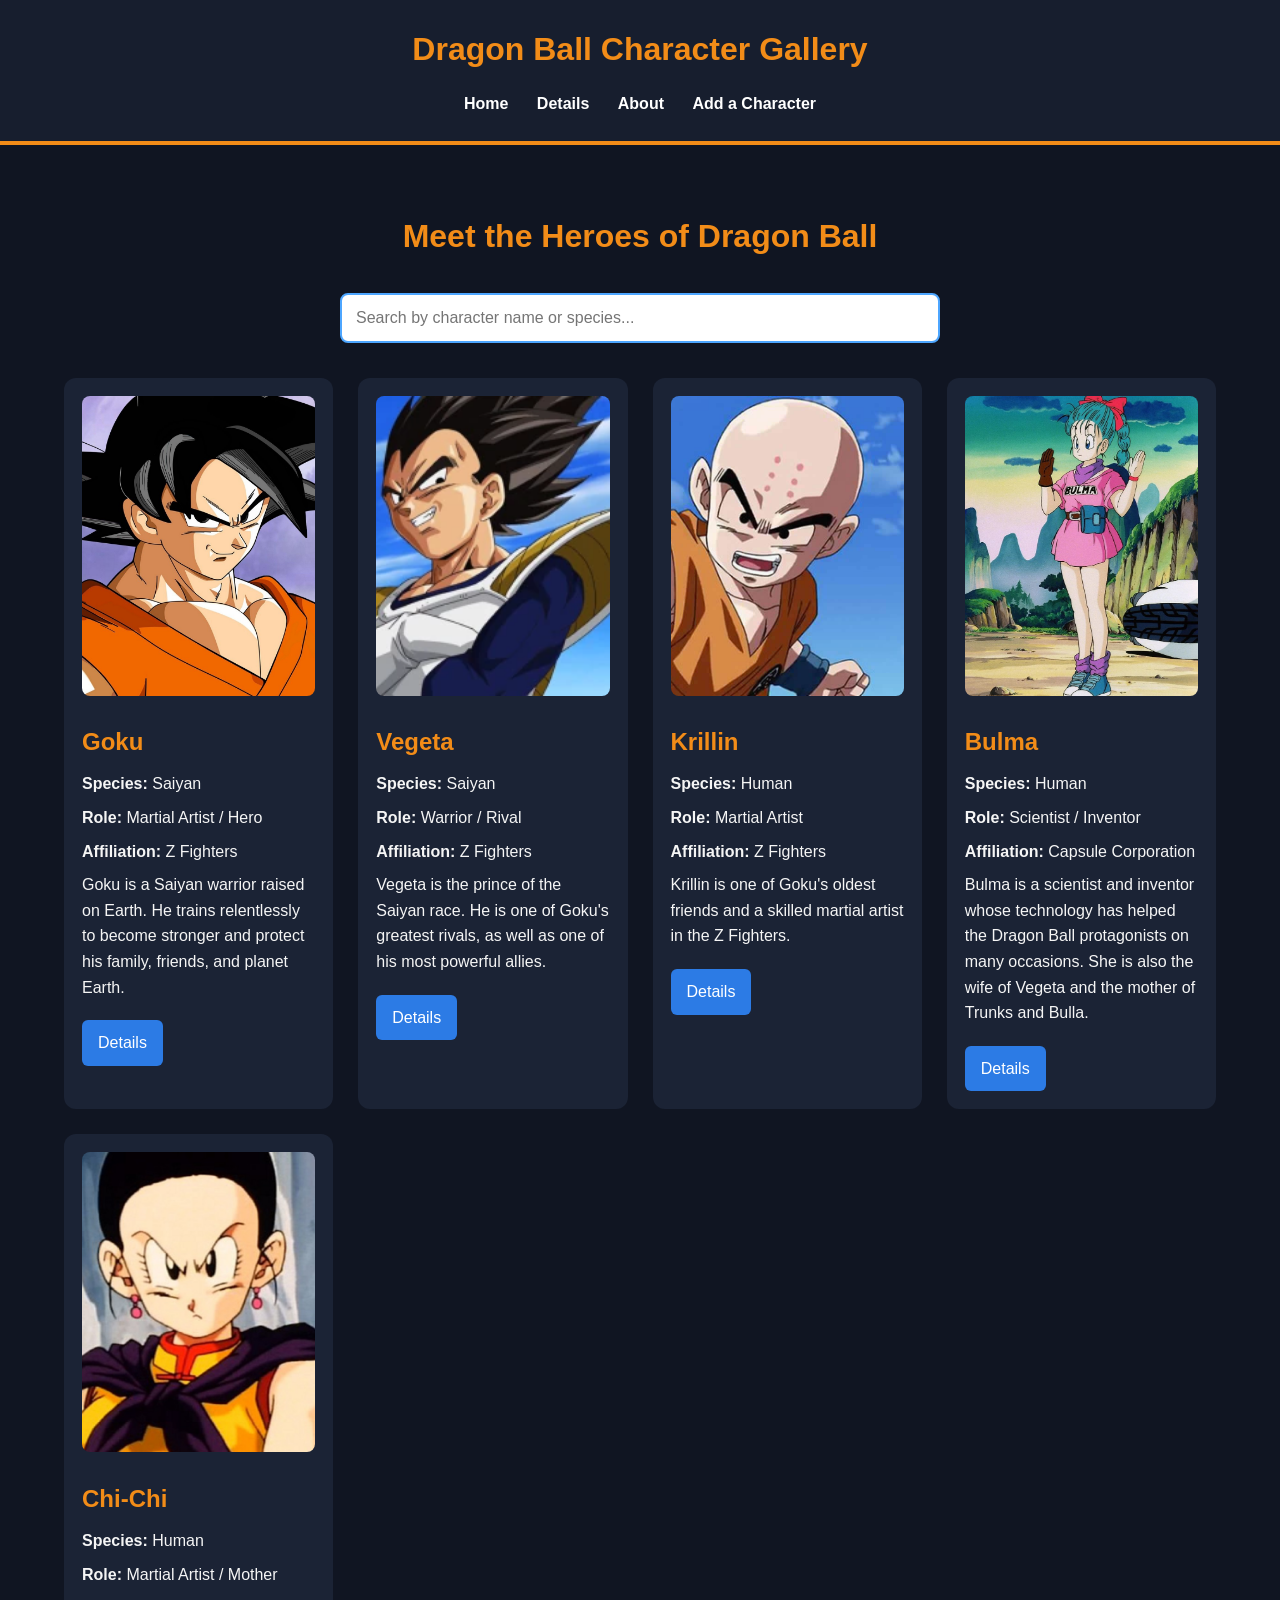
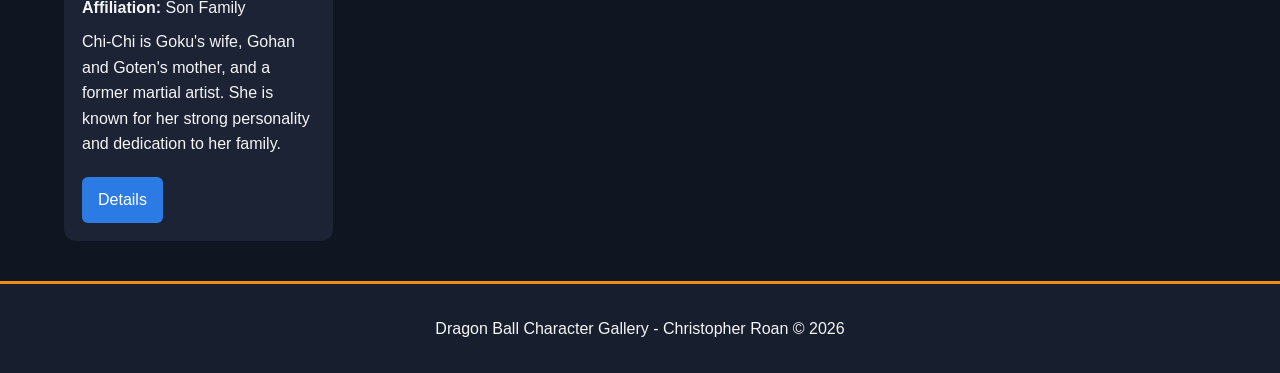
<file: index.html>
<!doctype html>
<html lang="en">
  <head>
    <meta charset="UTF-8" />
    <meta name="viewport" content="width=device-width, initial-scale=1.0" />
    <title>Dragon Ball Character Gallery</title>
    <link rel="stylesheet" href="styles.css" />
  </head>

  <body>
    <header>
      <h1>Dragon Ball Character Gallery</h1>

      <nav>
        <a href="index.html">Home</a>
        <a href="details.html">Details</a>
        <a href="about.html">About</a>
        <a href="new-character-form.html">Add a Character</a>
      </nav>
    </header>

    <main>
      <section class="hero">
        <h2>Meet the Heroes of Dragon Ball</h2>
      </section>

      <section class="search-section">
        <input
          type="text"
          placeholder="Search by character name or species..."
        />
      </section>

      <section class="character-grid">
        <article class="character-card">
          <img src="images/goku.jpg" alt="Goku" />

          <h2>Goku</h2>

          <p><strong>Species:</strong> Saiyan</p>
          <p><strong>Role:</strong> Martial Artist / Hero</p>
          <p><strong>Affiliation:</strong> Z Fighters</p>

          <p>
            Goku is a Saiyan warrior raised on Earth. He trains relentlessly to
            become stronger and protect his family, friends, and planet Earth.
          </p>

          <a href="details.html">Details</a>
        </article>

        <article class="character-card">
          <img src="images/vegeta.jpg" alt="Vegeta" />

          <h2>Vegeta</h2>

          <p><strong>Species:</strong> Saiyan</p>
          <p><strong>Role:</strong> Warrior / Rival</p>
          <p><strong>Affiliation:</strong> Z Fighters</p>

          <p>
            Vegeta is the prince of the Saiyan race. He is one of Goku's
            greatest rivals, as well as one of his most powerful allies.
          </p>

          <a href="details.html">Details</a>
        </article>

        <article class="character-card">
          <img src="images/krillin.jpg" alt="Krillin" />

          <h2>Krillin</h2>

          <p><strong>Species:</strong> Human</p>
          <p><strong>Role:</strong> Martial Artist</p>
          <p><strong>Affiliation:</strong> Z Fighters</p>

          <p>
            Krillin is one of Goku's oldest friends and a skilled martial artist
            in the Z Fighters.
          </p>

          <a href="details.html">Details</a>
        </article>

        <article class="character-card">
          <img src="images/bulma.jpg" alt="Bulma" />

          <h2>Bulma</h2>

          <p><strong>Species:</strong> Human</p>
          <p><strong>Role:</strong> Scientist / Inventor</p>
          <p><strong>Affiliation:</strong> Capsule Corporation</p>

          <p>
            Bulma is a scientist and inventor whose technology has helped the
            Dragon Ball protagonists on many occasions. She is also the wife of
            Vegeta and the mother of Trunks and Bulla.
          </p>

          <a href="details.html">Details</a>
        </article>

        <article class="character-card">
          <img src="images/chichi.jpg" alt="Chi-Chi" />

          <h2>Chi-Chi</h2>

          <p><strong>Species:</strong> Human</p>
          <p><strong>Role:</strong> Martial Artist / Mother</p>
          <p><strong>Affiliation:</strong> Son Family</p>

          <p>
            Chi-Chi is Goku's wife, Gohan and Goten's mother, and a former
            martial artist. She is known for her strong personality and
            dedication to her family.
          </p>

          <a href="details.html">Details</a>
        </article>
      </section>
    </main>

    <footer>
      <p>Dragon Ball Character Gallery - Christopher Roan © 2026</p>
    </footer>
  </body>
</html>
</file>
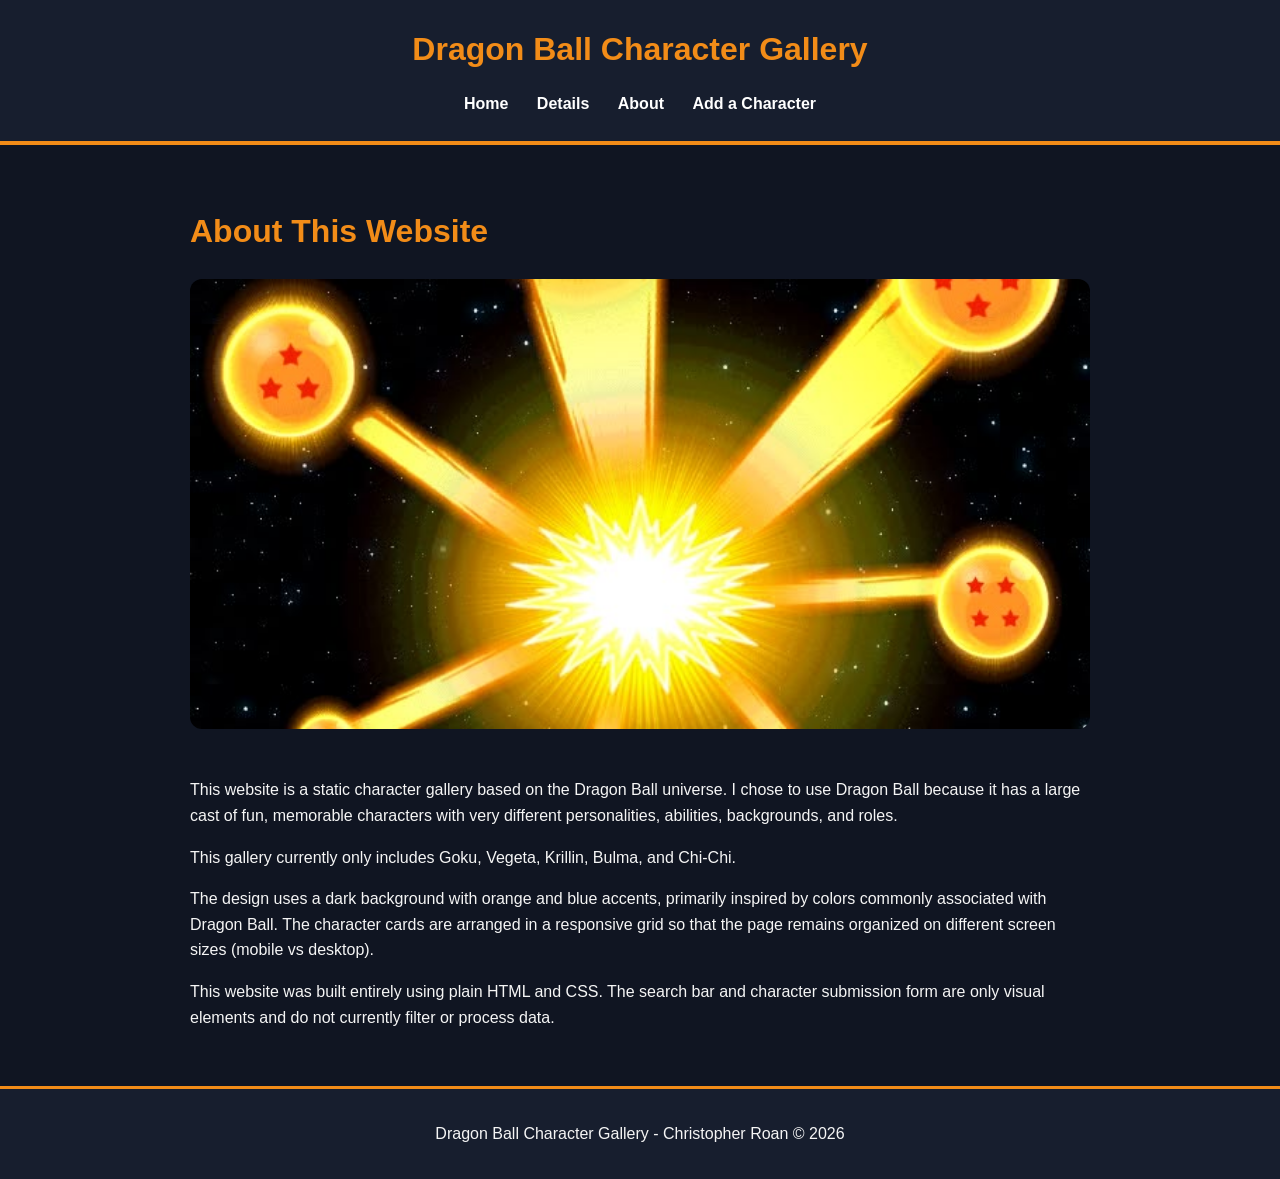
<file: about.html>
<!doctype html>
<html lang="en">
  <head>
    <meta charset="UTF-8" />
    <meta name="viewport" content="width=device-width, initial-scale=1.0" />
    <title>About the Gallery</title>
    <link rel="stylesheet" href="styles.css" />
  </head>

  <body>
    <header>
      <h1>Dragon Ball Character Gallery</h1>

      <nav>
        <a href="index.html">Home</a>
        <a href="details.html">Details</a>
        <a href="about.html">About</a>
        <a href="new-character-form.html">Add a Character</a>
      </nav>
    </header>

    <main class="about-page">
      <h1>About This Website</h1>

      <img
        class="about-image"
        src="images/dragon-ball.jpg"
        alt="Dragon Ball themed artwork"
      />

      <p>
        This website is a static character gallery based on the Dragon Ball
        universe. I chose to use Dragon Ball because it has a large cast of fun, memorable
        characters with very different personalities, abilities, backgrounds, and
        roles.
      </p>

      <p>
        This gallery currently only includes Goku, Vegeta, Krillin, Bulma, and Chi-Chi. 
      </p>

      <p>
        The design uses a dark background with orange and blue accents, primarily inspired
        by colors commonly associated with Dragon Ball. The character cards are
        arranged in a responsive grid so that the page remains organized on
        different screen sizes (mobile vs desktop).
      </p>

      <p>
        This website was built entirely using plain HTML and CSS. The search bar and character submission form are only
        visual elements and do not currently filter or process data.
      </p>
    </main>

    <footer>
      <p>Dragon Ball Character Gallery - Christopher Roan © 2026</p>
    </footer>
  </body>
</html>
</file>
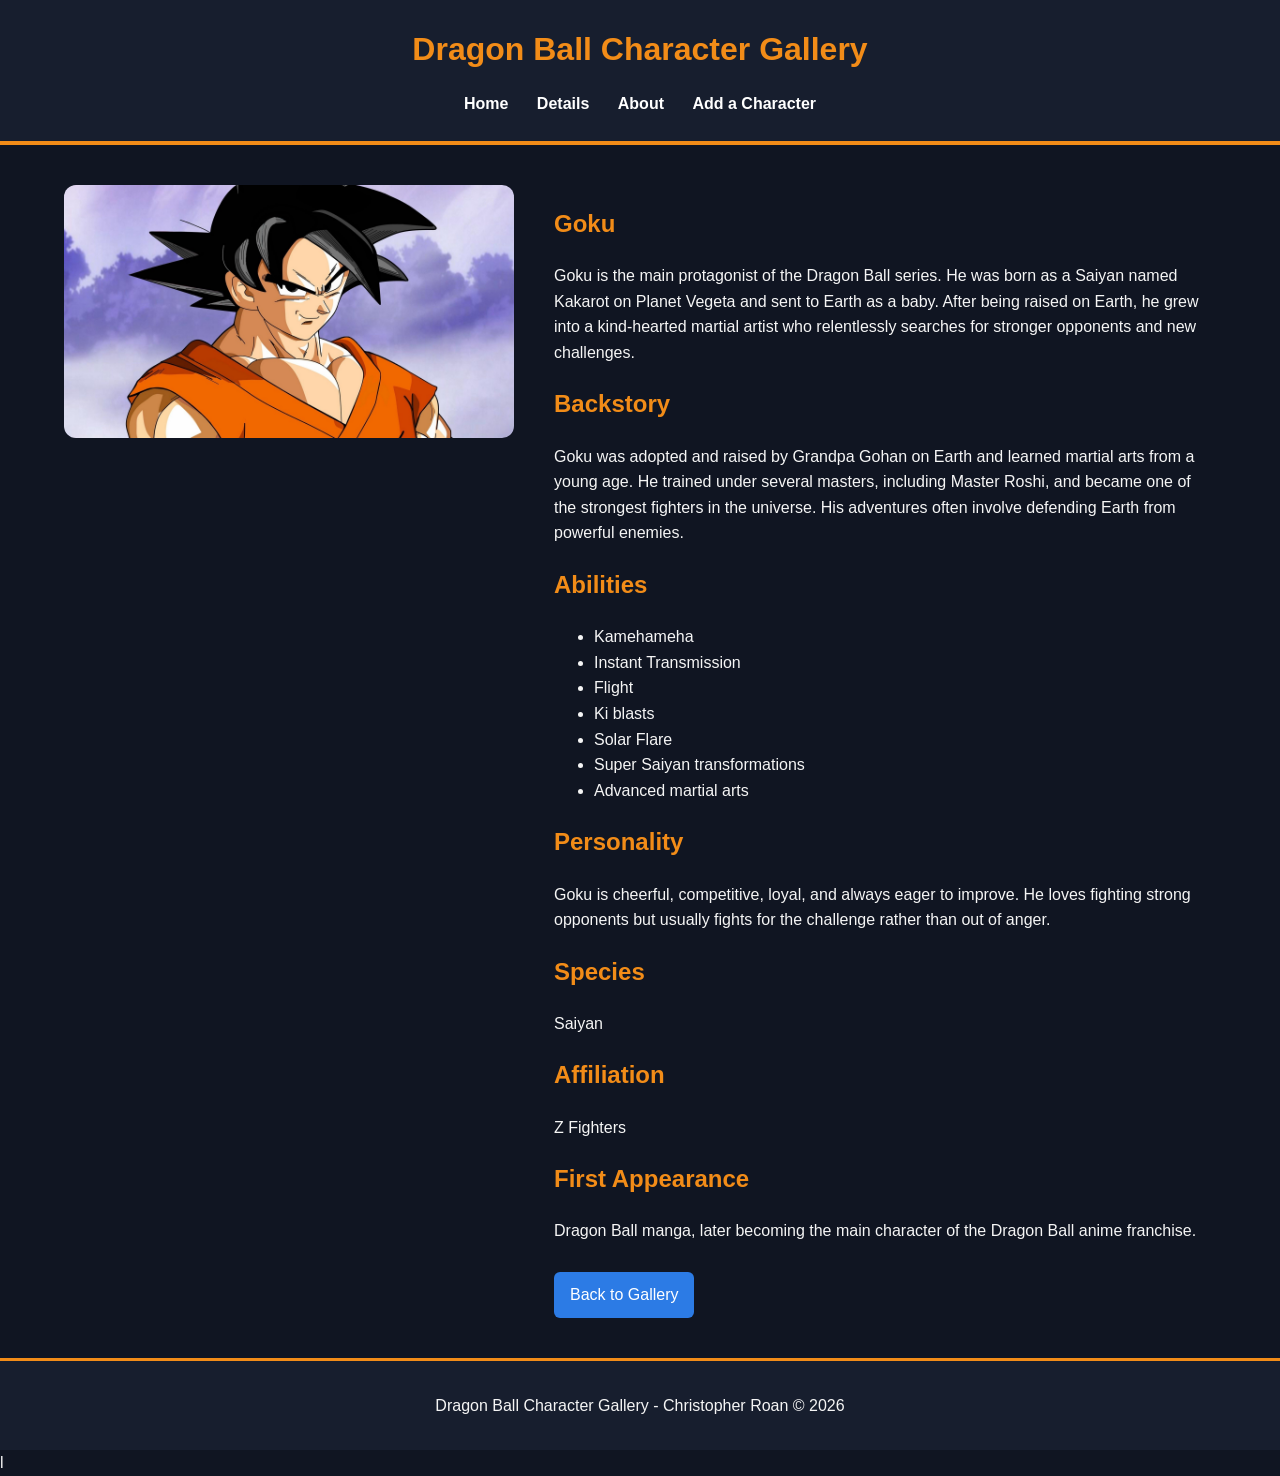
<file: details.html>
<!doctype html>
<html lang="en">
  <head>
    <meta charset="UTF-8" />
    <meta name="viewport" content="width=device-width, initial-scale=1.0" />
    <title>Goku Details</title>
    <link rel="stylesheet" href="styles.css" />
  </head>

  <body>
    <header>
      <h1>Dragon Ball Character Gallery</h1>

      <nav>
        <a href="index.html">Home</a>
        <a href="details.html">Details</a>
        <a href="about.html">About</a>
        <a href="new-character-form.html">Add a Character</a>
      </nav>
    </header>

    <main class="details-page">
      <img class="details-image" src="images/goku.jpg" alt="Goku" />

      <section class="details-content">
        <h1>Goku</h1>

        <p>
          Goku is the main protagonist of the Dragon Ball series. He was born as
          a Saiyan named Kakarot on Planet Vegeta and sent to Earth as a baby.
          After being raised on Earth, he grew into a kind-hearted martial
          artist who relentlessly searches for stronger opponents and new
          challenges.
        </p>

        <h2>Backstory</h2>

        <p>
          Goku was adopted and raised by Grandpa Gohan on Earth and learned
          martial arts from a young age. He trained under several masters,
          including Master Roshi, and became one of the strongest fighters in
          the universe. His adventures often involve defending Earth from
          powerful enemies.
        </p>

        <h2>Abilities</h2>

        <ul>
          <li>Kamehameha</li>
          <li>Instant Transmission</li>
          <li>Flight</li>
          <li>Ki blasts</li>
          <li>Solar Flare</li>
          <li>Super Saiyan transformations</li>
          <li>Advanced martial arts</li>
        </ul>

        <h2>Personality</h2>

        <p>
          Goku is cheerful, competitive, loyal, and always eager to improve. He
          loves fighting strong opponents but usually fights for the challenge
          rather than out of anger.
        </p>

        <h2>Species</h2>

        <p>Saiyan</p>

        <h2>Affiliation</h2>

        <p>Z Fighters</p>

        <h2>First Appearance</h2>

        <p>
          Dragon Ball manga, later becoming the main character of the Dragon
          Ball anime franchise.
        </p>

        <a class="button-link" href="index.html">Back to Gallery</a>
      </section>
    </main>

    <footer>
      <p>Dragon Ball Character Gallery - Christopher Roan © 2026</p>
    </footer>
  </body>
</html>
l
</file>
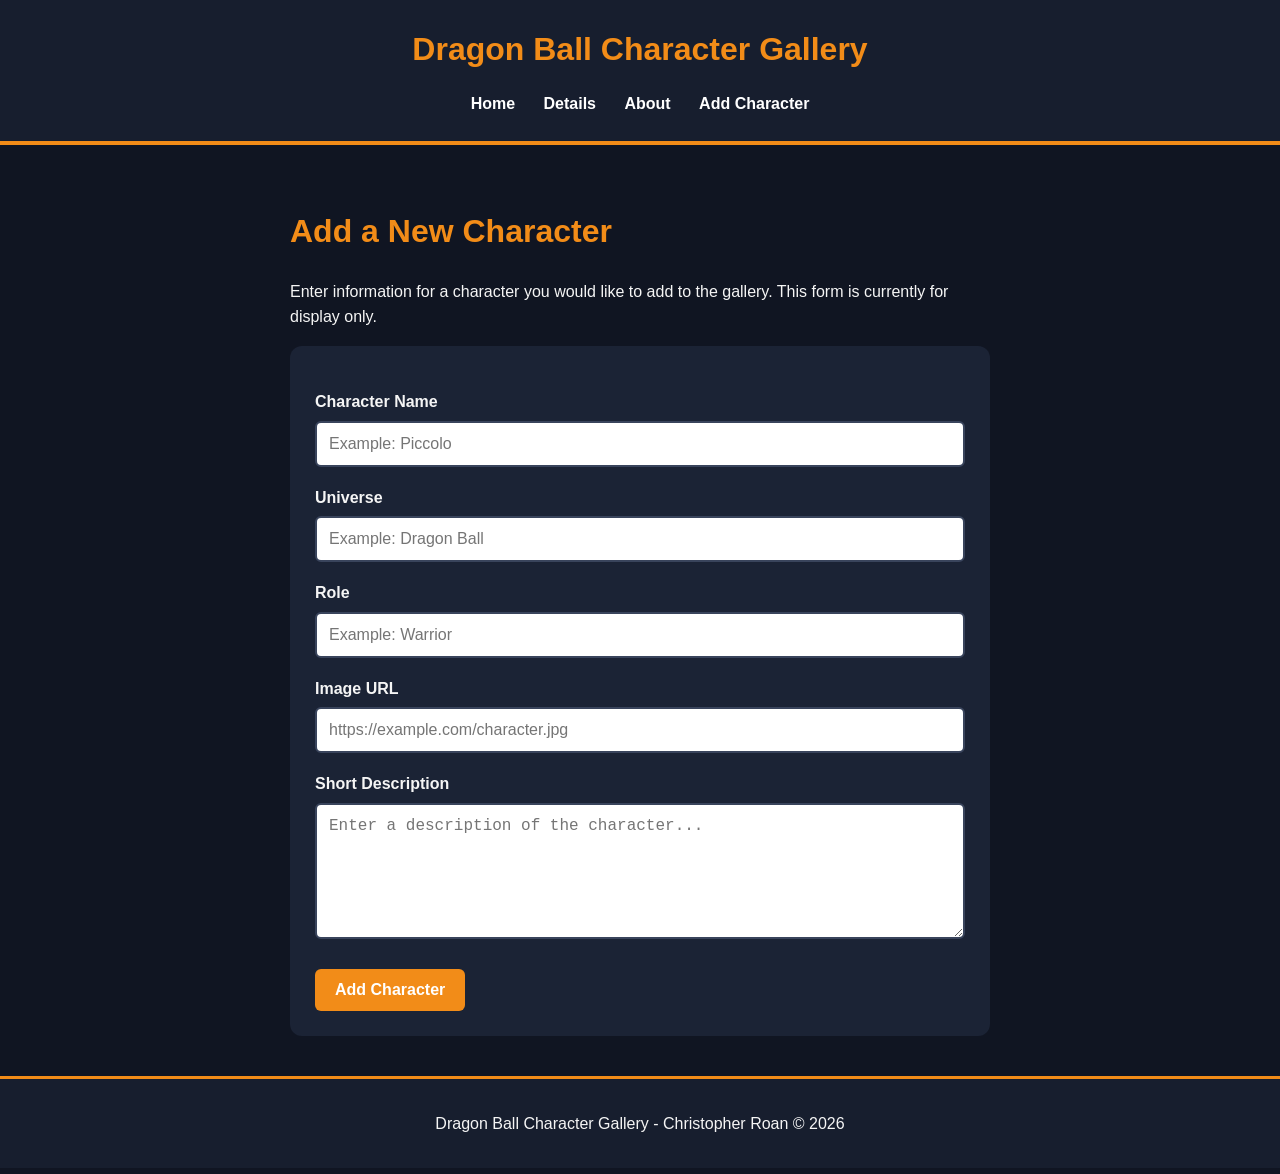
<file: new-character-form.html>
<!doctype html>
<html lang="en">
  <head>
    <meta charset="UTF-8" />
    <meta name="viewport" content="width=device-width, initial-scale=1.0" />
    <title>Add a Character</title>
    <link rel="stylesheet" href="styles.css" />
  </head>

  <body>
    <header>
      <h1>Dragon Ball Character Gallery</h1>

      <nav>
        <a href="index.html">Home</a>
        <a href="details.html">Details</a>
        <a href="about.html">About</a>
        <a href="new-character-form.html">Add Character</a>
      </nav>
    </header>

    <main class="form-page">
      <h1>Add a New Character</h1>

      <p>
        Enter information for a character you would like to add to the gallery.
        This form is currently for display only.
      </p>

      <form>
        <label for="name">Character Name</label>
        <input
          type="text"
          id="name"
          name="name"
          placeholder="Example: Piccolo"
        />

        <label for="universe">Universe</label>
        <input
          type="text"
          id="universe"
          name="universe"
          placeholder="Example: Dragon Ball"
        />

        <label for="role">Role</label>
        <input
          type="text"
          id="role"
          name="role"
          placeholder="Example: Warrior"
        />

        <label for="image-url">Image URL</label>
        <input
          type="url"
          id="image-url"
          name="image-url"
          placeholder="https://example.com/character.jpg"
        />

        <label for="description">Short Description</label>
        <textarea
          id="description"
          name="description"
          rows="6"
          placeholder="Enter a description of the character..."
        ></textarea>

        <button type="submit">Add Character</button>
      </form>
    </main>

    <footer>
      <p>Dragon Ball Character Gallery - Christopher Roan © 2026</p>
    </footer>
  </body>
</html>
</file>
<file: styles.css>
* {
  box-sizing: border-box;
}

body {
  margin: 0;
  font-family: Arial, Helvetica, sans-serif;
  background-color: #101522;
  color: #f5f5f5;
  line-height: 1.6;
}

header {
  background-color: #171e2e;
  text-align: center;
  padding: 24px;
  border-bottom: 4px solid #f28c18;
}

header h1 {
  margin: 0;
  color: #f28c18;
}

nav {
  margin-top: 16px;
}

nav a {
  color: #ffffff;
  text-decoration: none;
  margin: 0 12px;
  font-weight: bold;
}

nav a:hover {
  color: #4da6ff;
}

main {
  width: 90%;
  max-width: 1200px;
  margin: 0 auto;
  padding: 40px 0;
}

.hero {
  text-align: center;
  margin-bottom: 30px;
}

.hero h2 {
  color: #f28c18;
  font-size: 2rem;
}

.search-section {
  text-align: center;
  margin-bottom: 35px;
}

.search-section input {
  width: 100%;
  max-width: 600px;
  padding: 14px;
  border: 2px solid #4da6ff;
  border-radius: 8px;
  background-color: #ffffff;
  font-size: 1rem;
}

.character-grid {
  display: grid;
  grid-template-columns: repeat(auto-fit, minmax(230px, 1fr));
  gap: 25px;
}

.character-card {
  background-color: #1b2335;
  border-radius: 12px;
  padding: 18px;
}

.character-card img {
  width: 100%;
  height: 300px;
  object-fit: cover;
  border-radius: 8px;
}

.character-card h2 {
  color: #f28c18;
  margin-bottom: 10px;
}

.character-card p {
  margin: 8px 0;
}

.character-card a,
.button-link {
  display: inline-block;
  margin-top: 12px;
  background-color: #2c7be5;
  color: white;
  text-decoration: none;
  padding: 10px 16px;
  border-radius: 6px;
}

.character-card a:hover,
.button-link:hover {
  background-color: #1c5fb5;
}

.details-page {
  display: grid;
  grid-template-columns: minmax(280px, 450px) 1fr;
  gap: 40px;
  align-items: start;
}

.details-image {
  width: 100%;
  border-radius: 12px;
}

.details-content h1,
.details-content h2 {
  color: #f28c18;
}

.about-page {
  max-width: 900px;
}

.about-page h1 {
  color: #f28c18;
}

.about-image {
  width: 100%;
  max-height: 450px;
  object-fit: cover;
  border-radius: 12px;
  margin-bottom: 25px;
}

.form-page {
  max-width: 700px;
}

.form-page h1 {
  color: #f28c18;
}

form {
  background-color: #1b2335;
  padding: 25px;
  border-radius: 12px;
}

form label {
  display: block;
  margin-top: 18px;
  margin-bottom: 6px;
  font-weight: bold;
}

form input,
form textarea {
  width: 100%;
  padding: 12px;
  border: 2px solid #39445c;
  border-radius: 6px;
  font-size: 1rem;
}

form textarea {
  resize: vertical;
}

button {
  margin-top: 22px;
  padding: 12px 20px;
  border: none;
  border-radius: 6px;
  background-color: #f28c18;
  color: white;
  font-weight: bold;
  font-size: 1rem;
  cursor: pointer;
}

button:hover {
  background-color: #d97300;
}

footer {
  background-color: #171e2e;
  text-align: center;
  padding: 16px;
  border-top: 3px solid #f28c18;
}

@media (max-width: 750px) {
  nav a {
    display: block;
    margin: 8px 0;
  }

  .details-page {
    grid-template-columns: 1fr;
  }
}
</file>
